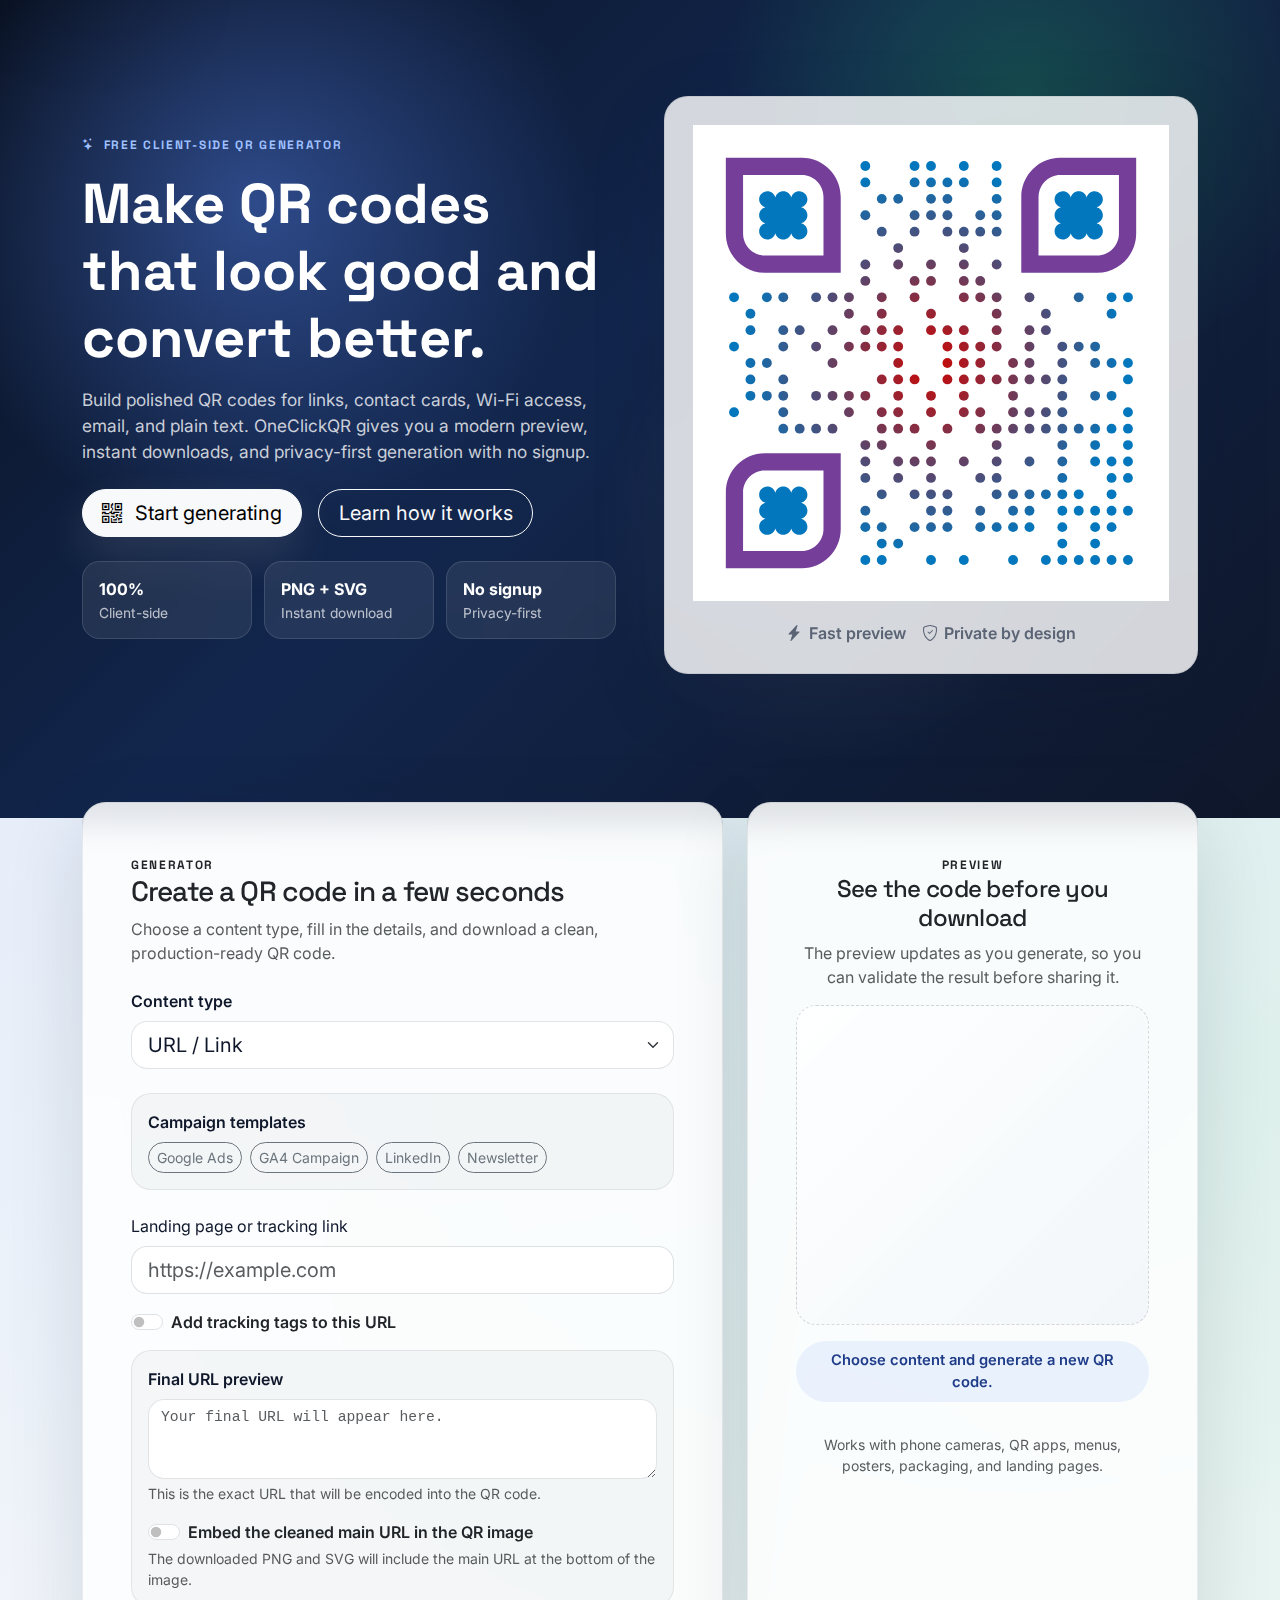
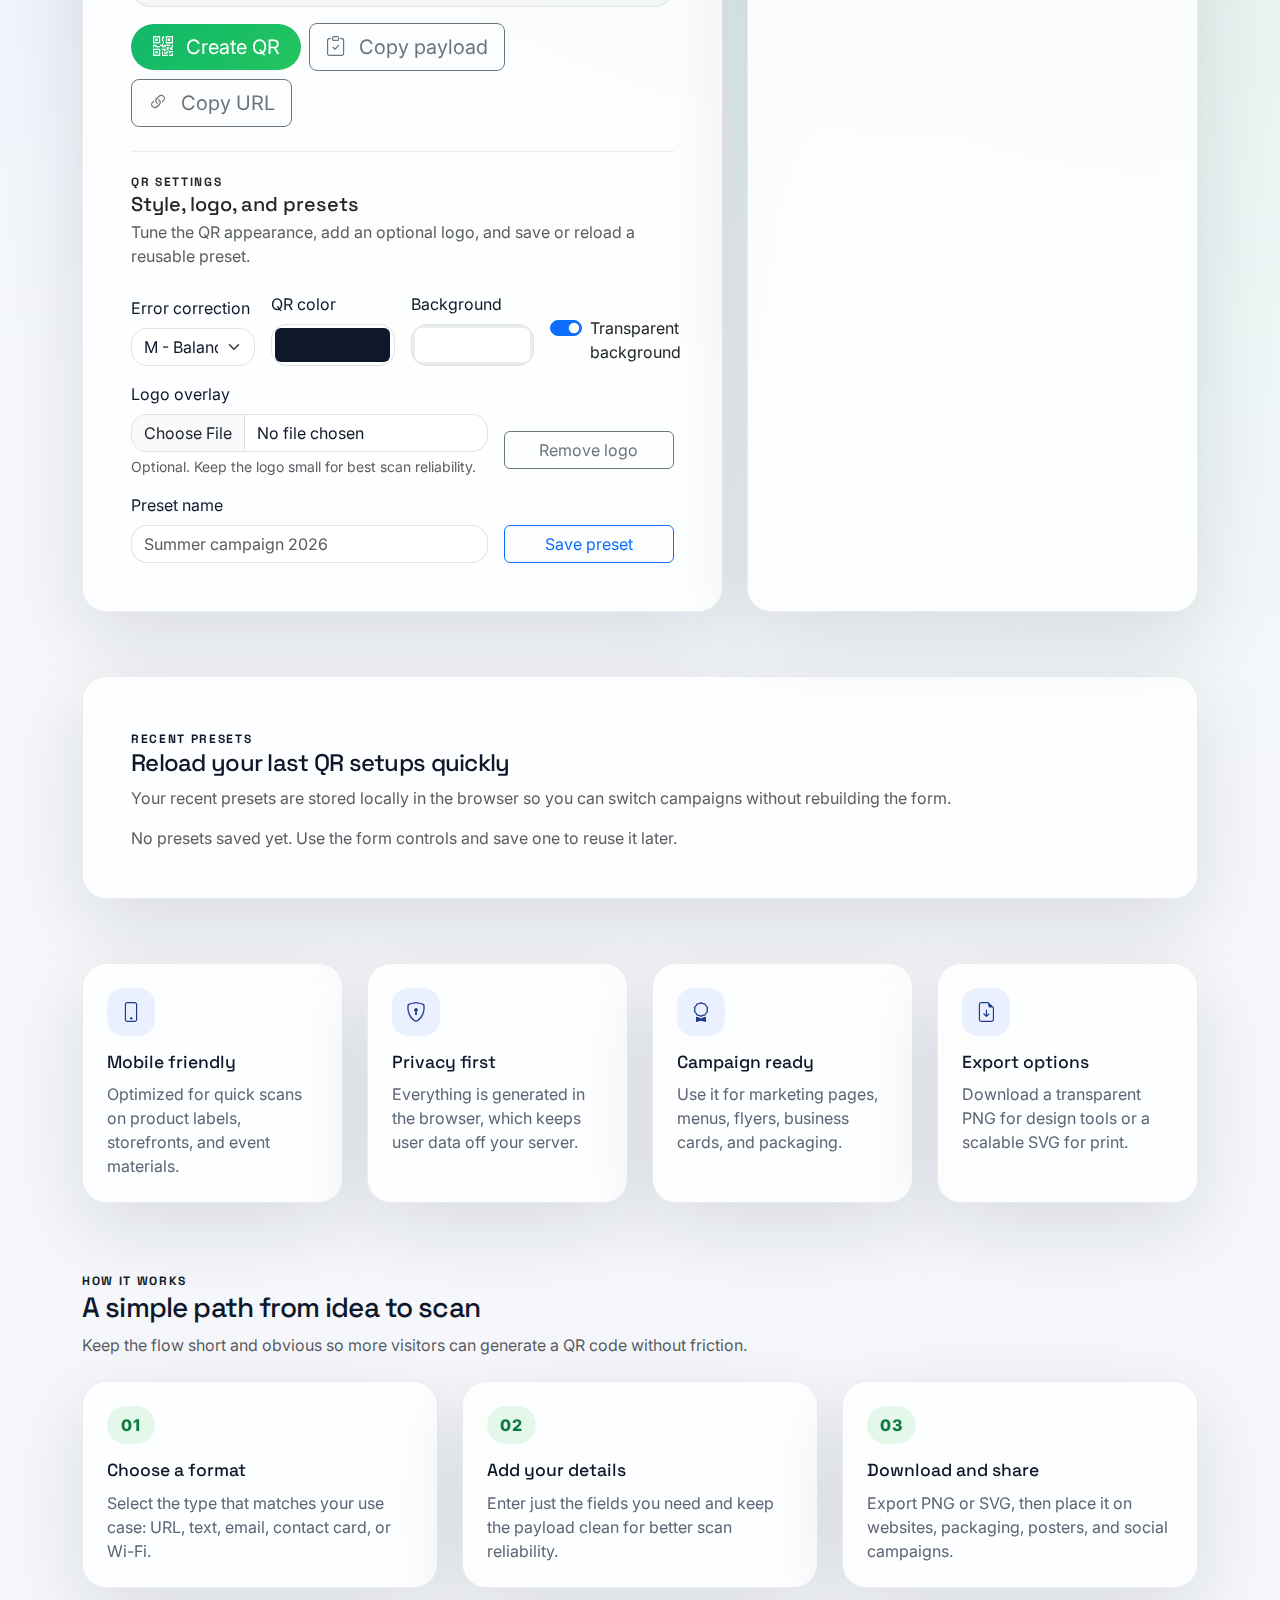
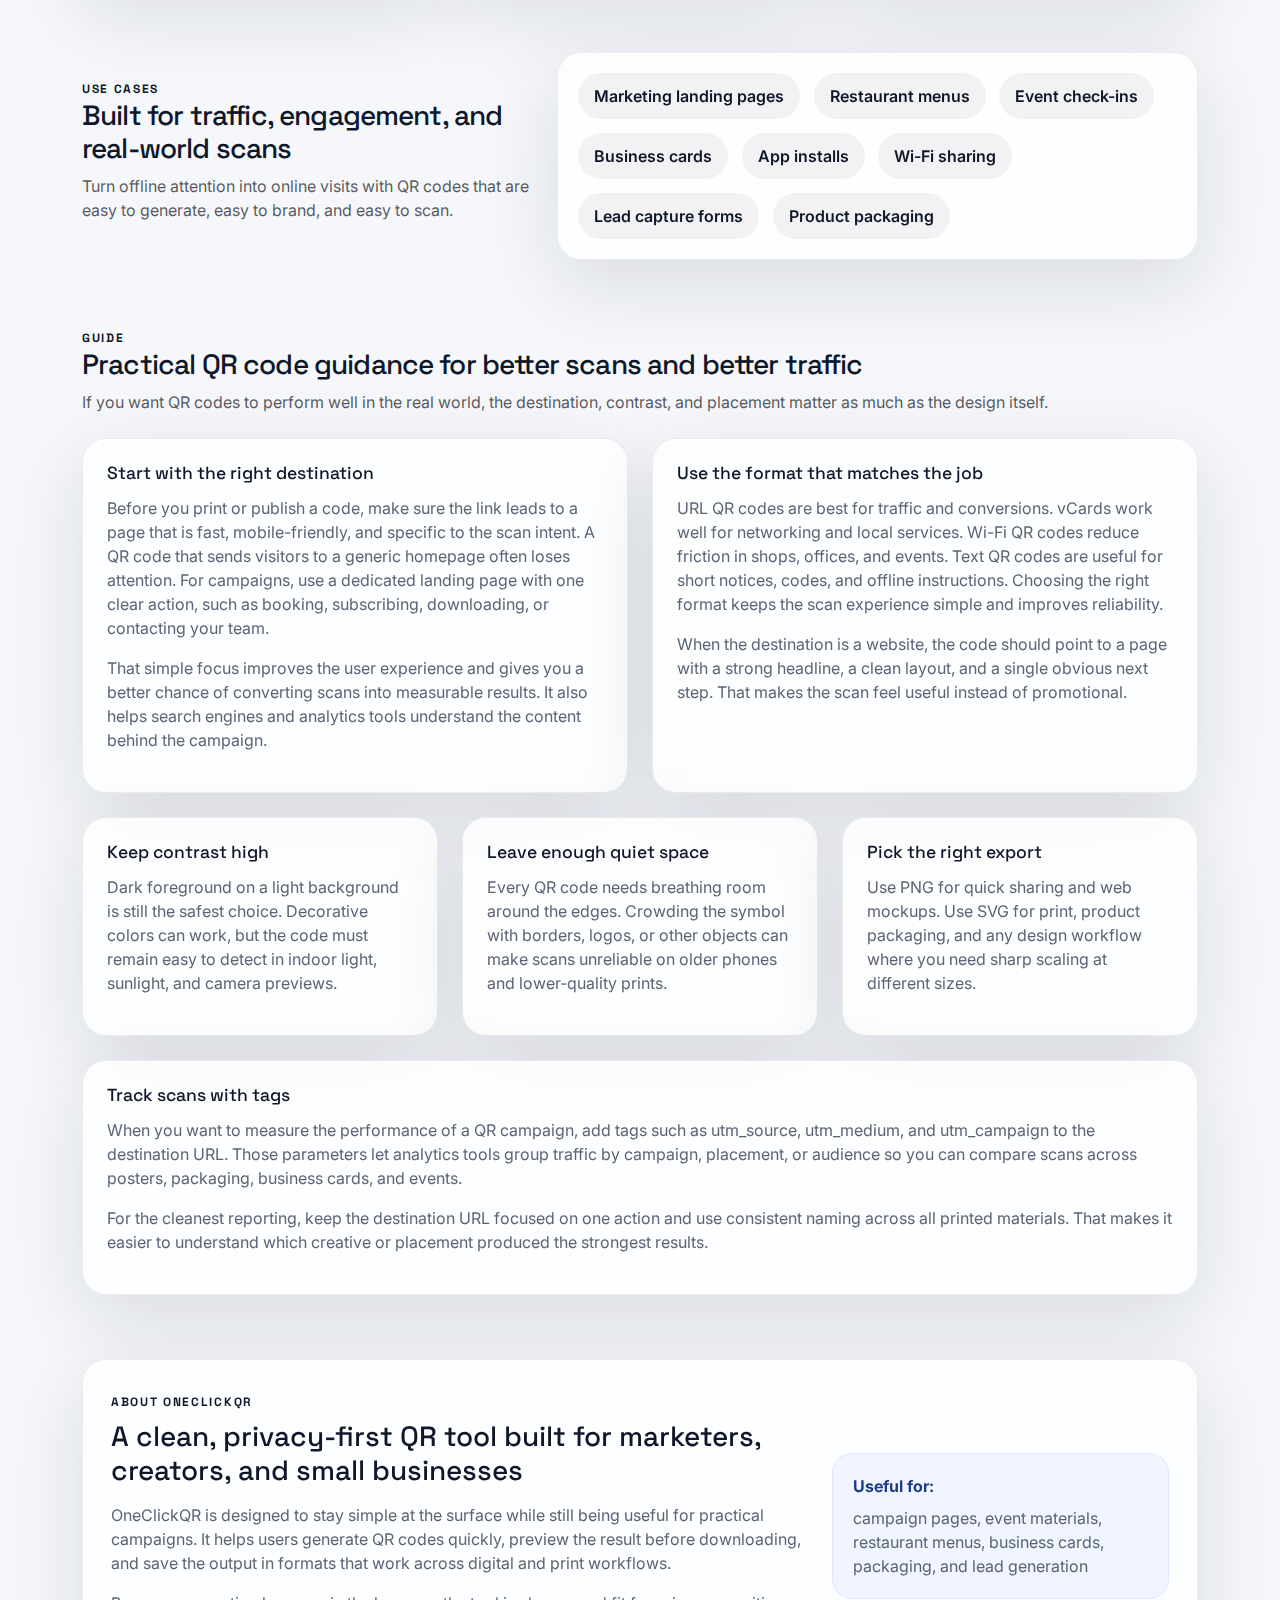
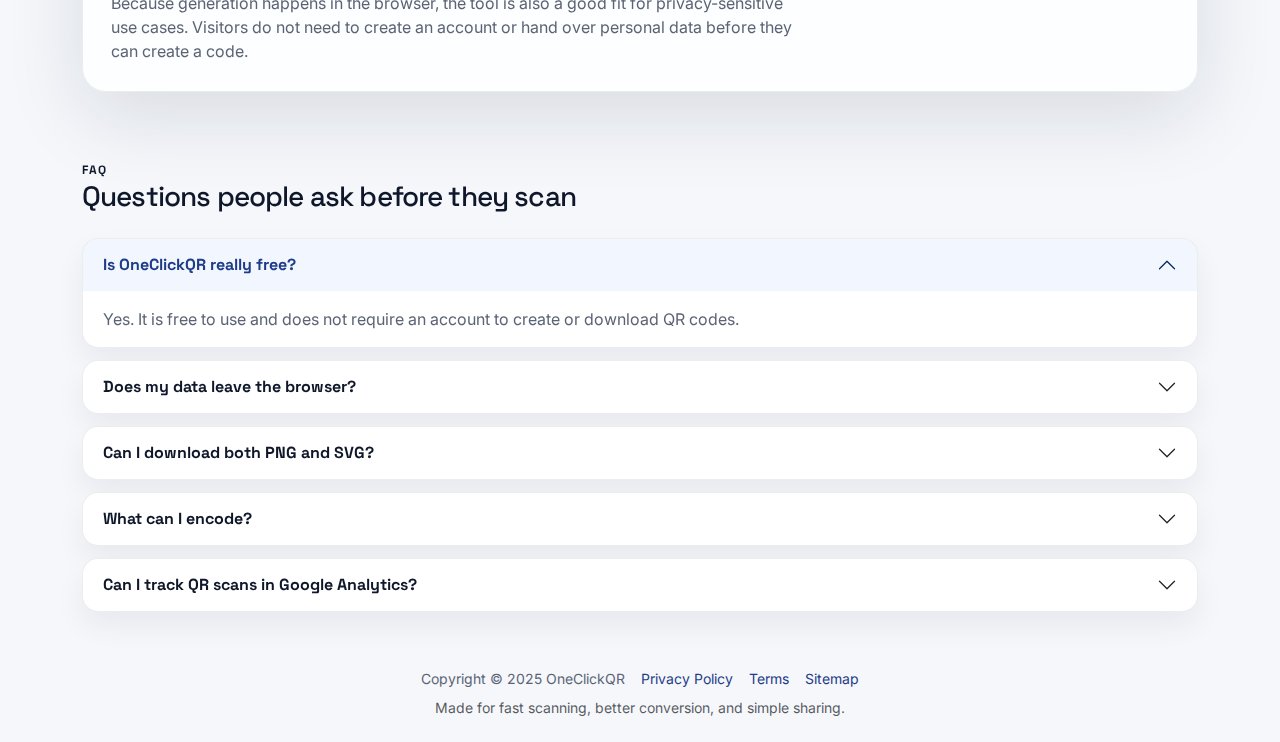
<file: index.html>
<!DOCTYPE html>
<html lang="en">

<head>
  <meta charset="UTF-8" />
  <meta name="viewport" content="width=device-width, initial-scale=1" />
  <title>OneClickQR | Free QR Code Generator for URLs, Wi-Fi, vCards & More</title>
  <meta name="description" content="Create modern QR codes in seconds with OneClickQR. Generate high-resolution PNG and SVG codes for links, text, email, Wi-Fi, and contact cards without signup or tracking." />
  <meta name="keywords" content="QR code generator, free QR code maker, QR code for URL, Wi-Fi QR code, vCard QR code, SVG QR code, PNG QR download" />
  <meta name="robots" content="index,follow,max-image-preview:large" />
  <meta name="theme-color" content="#0f172a" />
  <meta name="application-name" content="OneClickQR" />
  <meta name="apple-mobile-web-app-title" content="OneClickQR" />
  <link rel="canonical" href="https://www.oneclickqr.com/" />

  <meta property="og:title" content="OneClickQR | Free QR Code Generator" />
  <meta property="og:description" content="Generate polished, high-resolution QR codes for links, text, email, Wi-Fi and contact cards in seconds." />
  <meta property="og:url" content="https://www.oneclickqr.com/" />
  <meta property="og:site_name" content="OneClickQR" />
  <meta property="og:type" content="website" />
  <meta property="og:image" content="https://www.oneclickqr.com/assets/og-image.png" />
  <meta property="og:image:width" content="1200" />
  <meta property="og:image:height" content="630" />

  <meta name="twitter:card" content="summary_large_image" />
  <meta name="twitter:creator" content="@AvijitRoyKabyo" />
  <meta name="twitter:title" content="OneClickQR | Free QR Code Generator" />
  <meta name="twitter:description" content="Create modern QR codes with PNG and SVG downloads, instant preview, and no signup required." />
  <meta name="twitter:image" content="https://www.oneclickqr.com/assets/og-image.png" />
  <meta name="twitter:url" content="https://www.oneclickqr.com/" />

  <link rel="preconnect" href="https://fonts.googleapis.com" />
  <link rel="preconnect" href="https://fonts.gstatic.com" crossorigin />
  <link href="https://fonts.googleapis.com/css2?family=Inter:wght@400;500;600;700;800&family=Space+Grotesk:wght@500;700&display=swap" rel="stylesheet" />

  <link rel="stylesheet" href="css/bootstrap.min.css" />
  <link rel="stylesheet" href="css/style.css" />
  <link rel="stylesheet" href="https://cdn.jsdelivr.net/npm/bootstrap-icons@1.11.3/font/bootstrap-icons.min.css" />
  <link rel="icon" href="favicon/favicon.svg" type="image/svg+xml" />
  <link rel="apple-touch-icon" href="favicon/apple-touch-icon.png" />
  <link rel="manifest" href="favicon/site.webmanifest" />

  <script type="application/ld+json">
  {
    "@context": "https://schema.org",
    "@type": "WebApplication",
    "name": "OneClickQR",
    "url": "https://www.oneclickqr.com/",
    "applicationCategory": "BusinessApplication",
    "operatingSystem": "All",
    "description": "A free client-side QR code generator for links, text, email, Wi-Fi, and contact cards.",
    "offers": {
      "@type": "Offer",
      "price": "0",
      "priceCurrency": "USD"
    }
  }
  </script>
  <script type="application/ld+json">
  {
    "@context": "https://schema.org",
    "@type": "FAQPage",
    "mainEntity": [
      {
        "@type": "Question",
        "name": "Is OneClickQR free?",
        "acceptedAnswer": {
          "@type": "Answer",
          "text": "Yes. OneClickQR is free to use and generates static QR codes directly in your browser without signup."
        }
      },
      {
        "@type": "Question",
        "name": "Does the QR data leave my device?",
        "acceptedAnswer": {
          "@type": "Answer",
          "text": "No. QR generation happens client-side, so your content stays in your browser."
        }
      },
      {
        "@type": "Question",
        "name": "Can I download PNG and SVG files?",
        "acceptedAnswer": {
          "@type": "Answer",
          "text": "Yes. You can download a high-resolution PNG or a scalable SVG after generating a code."
        }
      },
      {
        "@type": "Question",
        "name": "What can I encode in a QR code?",
        "acceptedAnswer": {
          "@type": "Answer",
          "text": "You can encode URLs, plain text, email messages, vCards, and Wi-Fi connection details."
        }
      }
    ]
  }
  </script>

  <script src="library/qrcode.min.js"></script>
  <script>
    window.QRCodeCanvas = window.QRCode;
  </script>
  <script src="library/svg-qrcode.min.js"></script>
  <script>
    window.QRCodeSVG = window.QRCode;
    window.QRCode = window.QRCodeCanvas;
  </script>

  <script async src="https://www.googletagmanager.com/gtag/js?id=G-PW41FKZWC4"></script>
  <script>
    window.dataLayer = window.dataLayer || [];
    function gtag(){dataLayer.push(arguments);}
    gtag('js', new Date());
    gtag('config', 'G-PW41FKZWC4');
  </script>
</head>

<body>
  <a class="skip-link" href="#generator">Skip to generator</a>

  <header class="hero">
    <div class="hero-glow"></div>
    <div class="container position-relative py-5 py-lg-6">
      <div class="row align-items-center g-5">
        <div class="col-lg-6">
          <span class="eyebrow mb-3 d-inline-flex align-items-center gap-2">
            <i class="bi bi-stars"></i>
            Free client-side QR generator
          </span>
          <h1 class="display-4 fw-bold text-white mb-3">Make QR codes that look good and convert better.</h1>
          <p class="hero-copy text-white-75 mb-4">
            Build polished QR codes for links, contact cards, Wi-Fi access, email, and plain text. OneClickQR gives you a modern preview, instant downloads, and privacy-first generation with no signup.
          </p>
          <div class="d-flex flex-wrap gap-3 mb-4">
            <a href="#generator" class="btn btn-light btn-lg hero-btn-primary">
              <i class="bi bi-qr-code me-2"></i> Start generating
            </a>
            <a href="#how-it-works" class="btn btn-outline-light btn-lg hero-btn-secondary">
              Learn how it works
            </a>
          </div>
          <div class="hero-stats">
            <div class="stat-pill"><strong>100%</strong><span>Client-side</span></div>
            <div class="stat-pill"><strong>PNG + SVG</strong><span>Instant download</span></div>
            <div class="stat-pill"><strong>No signup</strong><span>Privacy-first</span></div>
          </div>
        </div>
        <div class="col-lg-6 d-none d-lg-block">
          <div class="hero-art card-surface">
            <img src="assets/hero-qr.svg" alt="Stylized QR code illustration" class="img-fluid" />
            <div class="hero-art-meta">
              <span><i class="bi bi-lightning-charge-fill"></i> Fast preview</span>
              <span><i class="bi bi-shield-check"></i> Private by design</span>
            </div>
          </div>
        </div>
      </div>
    </div>
  </header>

  <main class="page-shell">
    <section class="container overlap-section" id="generator">
      <div class="row g-4 align-items-stretch">
        <section class="col-lg-7">
          <div class="card generator-card card-surface h-100">
            <div class="card-body p-4 p-lg-5">
              <div class="section-heading mb-4">
                <span class="section-kicker">Generator</span>
                <h2 class="h3 mb-2">Create a QR code in a few seconds</h2>
                <p class="text-muted mb-0">Choose a content type, fill in the details, and download a clean, production-ready QR code.</p>
              </div>
              <form id="qrForm" novalidate>
                <div class="mb-4">
                  <label class="form-label fw-semibold" for="type">Content type</label>
                  <select id="type" class="form-select form-select-lg">
                    <option value="URL">URL / Link</option>
                    <option value="TEXT">Plain Text</option>
                    <option value="EMAIL">Email</option>
                    <option value="VCARD">vCard / Contact</option>
                    <option value="WIFI">Wi-Fi</option>
                  </select>
                </div>

                <div id="fields">
                  <div class="mb-3 field-group" data-type="URL">
                    <div class="campaign-templates mb-4">
                      <div class="form-label fw-semibold mb-2">Campaign templates</div>
                      <div class="d-flex flex-wrap gap-2">
                        <button type="button" class="btn btn-outline-secondary btn-sm template-btn" data-template="google-ads">Google Ads</button>
                        <button type="button" class="btn btn-outline-secondary btn-sm template-btn" data-template="ga4">GA4 Campaign</button>
                        <button type="button" class="btn btn-outline-secondary btn-sm template-btn" data-template="linkedin">LinkedIn</button>
                        <button type="button" class="btn btn-outline-secondary btn-sm template-btn" data-template="newsletter">Newsletter</button>
                      </div>
                    </div>
                    <label for="url" class="form-label">Landing page or tracking link</label>
                    <input id="url" name="url" type="url" class="form-control form-control-lg" placeholder="https://example.com" autocomplete="url">
                    <div class="form-check form-switch mt-3">
                      <input id="trackEnable" name="trackEnable" class="form-check-input" type="checkbox">
                      <label class="form-check-label fw-semibold" for="trackEnable">Add tracking tags to this URL</label>
                    </div>
                    <div id="trackingPanel" class="tracking-panel d-none mt-3">
                      <div class="tracking-note mb-3">
                        Use UTM-style tags for Google Analytics, Matomo, Plausible, and similar tools. Existing query parameters are preserved.
                      </div>
                      <div class="row g-3">
                        <div class="col-md-6">
                          <label for="utmSource" class="form-label">utm_source</label>
                          <input id="utmSource" name="utmSource" type="text" class="form-control" placeholder="google">
                        </div>
                        <div class="col-md-6">
                          <label for="utmMedium" class="form-label">utm_medium</label>
                          <input id="utmMedium" name="utmMedium" type="text" class="form-control" placeholder="qr">
                        </div>
                        <div class="col-md-6">
                          <label for="utmCampaign" class="form-label">utm_campaign</label>
                          <input id="utmCampaign" name="utmCampaign" type="text" class="form-control" placeholder="summer-sale-2026">
                        </div>
                        <div class="col-md-6">
                          <label for="utmContent" class="form-label">utm_content</label>
                          <input id="utmContent" name="utmContent" type="text" class="form-control" placeholder="poster-a">
                        </div>
                        <div class="col-12">
                          <label for="utmTerm" class="form-label">utm_term</label>
                          <input id="utmTerm" name="utmTerm" type="text" class="form-control" placeholder="event-booth">
                        </div>
                        <div class="col-12">
                          <label for="customParams" class="form-label">Custom query parameters</label>
                          <textarea id="customParams" name="customParams" class="form-control" rows="3" placeholder="ref=homepage\nchannel=qr"></textarea>
                          <div class="form-text">One key=value pair per line. Lines starting with # are ignored.</div>
                        </div>
                      </div>
                    </div>
                    <div class="final-url-preview mt-3">
                      <label for="finalUrlPreview" class="form-label fw-semibold">Final URL preview</label>
                      <textarea id="finalUrlPreview" class="form-control final-url-box" rows="3" readonly placeholder="Your final URL will appear here."></textarea>
                      <div class="form-text">This is the exact URL that will be encoded into the QR code.</div>
                      <div class="form-check form-switch mt-3">
                        <input id="embedMainUrl" name="embedMainUrl" class="form-check-input" type="checkbox">
                        <label class="form-check-label fw-semibold" for="embedMainUrl">Embed the cleaned main URL in the QR image</label>
                      </div>
                      <div class="form-text">The downloaded PNG and SVG will include the main URL at the bottom of the image.</div>
                    </div>
                  </div>

                  <div class="mb-3 field-group d-none" data-type="TEXT">
                    <label for="text" class="form-label">Plain text</label>
                    <textarea id="text" name="text" class="form-control" rows="3" placeholder="Your message, promo code, or note"></textarea>
                  </div>

                  <div class="field-group d-none" data-type="EMAIL">
                    <div class="row g-3">
                      <div class="col-md-6">
                        <label for="to" class="form-label">To</label>
                        <input id="to" name="to" type="email" class="form-control" placeholder="user@example.com" autocomplete="email">
                      </div>
                      <div class="col-md-6">
                        <label for="subject" class="form-label">Subject</label>
                        <input id="subject" name="subject" type="text" class="form-control" placeholder="Subject line">
                      </div>
                      <div class="col-12">
                        <label for="body" class="form-label">Message</label>
                        <textarea id="body" name="body" class="form-control" rows="3" placeholder="Email body"></textarea>
                      </div>
                    </div>
                  </div>

                  <div class="field-group d-none" data-type="VCARD">
                    <div class="row g-3">
                      <div class="col-md-4">
                        <label for="prefix" class="form-label">Prefix</label>
                        <input id="prefix" name="prefix" type="text" class="form-control" placeholder="Dr.">
                      </div>
                      <div class="col-md-4">
                        <label for="fn" class="form-label">First name</label>
                        <input id="fn" name="fn" type="text" class="form-control" placeholder="John">
                      </div>
                      <div class="col-md-4">
                        <label for="additionalNames" class="form-label">Additional</label>
                        <input id="additionalNames" name="additionalNames" type="text" class="form-control" placeholder="Q.">
                      </div>
                      <div class="col-md-4">
                        <label for="ln" class="form-label">Last name</label>
                        <input id="ln" name="ln" type="text" class="form-control" placeholder="Doe">
                      </div>
                      <div class="col-md-4">
                        <label for="suffix" class="form-label">Suffix</label>
                        <input id="suffix" name="suffix" type="text" class="form-control" placeholder="Jr.">
                      </div>
                      <div class="col-md-8">
                        <label for="formattedName" class="form-label">Formatted name</label>
                        <input id="formattedName" name="formattedName" type="text" class="form-control" placeholder="Dr. John Q. Doe Jr.">
                      </div>
                      <div class="col-md-6">
                        <label for="org" class="form-label">Organization</label>
                        <input id="org" name="org" type="text" class="form-control" placeholder="Acme Corp">
                      </div>
                      <div class="col-md-6">
                        <label for="title" class="form-label">Title</label>
                        <input id="title" name="title" type="text" class="form-control" placeholder="CEO">
                      </div>
                      <div class="col-md-4">
                        <label for="telWork" class="form-label">Work tel</label>
                        <input id="telWork" name="telWork" type="tel" class="form-control" placeholder="+1 555 123 4567">
                      </div>
                      <div class="col-md-4">
                        <label for="telCell" class="form-label">Cell</label>
                        <input id="telCell" name="telCell" type="tel" class="form-control" placeholder="+1 555 987 6543">
                      </div>
                      <div class="col-md-4">
                        <label for="telFax" class="form-label">Fax</label>
                        <input id="telFax" name="telFax" type="tel" class="form-control" placeholder="+1 555 555 1111">
                      </div>
                      <div class="col-md-6">
                        <label for="emailWork" class="form-label">Work email</label>
                        <input id="emailWork" name="emailWork" type="email" class="form-control" placeholder="john.doe@company.com">
                      </div>
                      <div class="col-md-6">
                        <label for="emailHome" class="form-label">Home email</label>
                        <input id="emailHome" name="emailHome" type="email" class="form-control" placeholder="john@example.com">
                      </div>
                      <div class="col-12">
                        <label for="vcardUrl" class="form-label">Website</label>
                        <input id="vcardUrl" name="vcardUrl" type="url" class="form-control" placeholder="https://your.website">
                      </div>
                      <div class="col-12"><label class="form-label">Address</label></div>
                      <div class="col-md-6">
                        <input id="adrStreet" name="adrStreet" type="text" class="form-control" placeholder="123 Main St">
                      </div>
                      <div class="col-md-6">
                        <input id="adrCity" name="adrCity" type="text" class="form-control" placeholder="Metropolis">
                      </div>
                      <div class="col-md-4">
                        <input id="adrRegion" name="adrRegion" type="text" class="form-control" placeholder="NY">
                      </div>
                      <div class="col-md-4">
                        <input id="adrPostal" name="adrPostal" type="text" class="form-control" placeholder="10001">
                      </div>
                      <div class="col-md-4">
                        <input id="adrCountry" name="adrCountry" type="text" class="form-control" placeholder="USA">
                      </div>
                      <div class="col-md-6">
                        <label for="bday" class="form-label">Birthday</label>
                        <input id="bday" name="bday" type="date" class="form-control">
                      </div>
                      <div class="col-md-6">
                        <label for="note" class="form-label">Note</label>
                        <textarea id="note" name="note" class="form-control" rows="2" placeholder="Available by appointment"></textarea>
                      </div>
                    </div>
                  </div>

                  <div class="mb-3 field-group d-none" data-type="WIFI">
                    <div class="row g-3">
                      <div class="col-md-7">
                        <label for="ssid" class="form-label">Network name</label>
                        <input id="ssid" name="ssid" type="text" class="form-control" placeholder="Network Name">
                      </div>
                      <div class="col-md-5">
                        <label for="enc" class="form-label">Encryption</label>
                        <select id="enc" name="enc" class="form-select">
                          <option value="WPA">WPA / WPA2</option>
                          <option value="WEP">WEP</option>
                          <option value="nopass">None</option>
                        </select>
                      </div>
                      <div class="col-12">
                        <label for="wifipw" class="form-label">Password</label>
                        <input id="wifipw" name="wifipw" type="text" class="form-control" placeholder="Password">
                      </div>
                      <div class="col-12">
                        <div class="form-check form-switch">
                          <input id="hidden" name="hidden" class="form-check-input" type="checkbox">
                          <label class="form-check-label" for="hidden">Hidden SSID</label>
                        </div>
                      </div>
                    </div>
                  </div>
                </div>

                <div class="d-flex flex-wrap gap-2 align-items-center mt-3">
                  <button class="btn btn-generate btn-lg flex-grow-1 flex-lg-grow-0">
                    <i class="bi bi-qr-code me-2"></i> Create QR
                  </button>
                  <button type="button" id="btnCopyPayload" class="btn btn-outline-secondary btn-lg">
                    <i class="bi bi-clipboard-check me-2"></i> Copy payload
                  </button>
                  <button type="button" id="btnCopyUrl" class="btn btn-outline-secondary btn-lg">
                    <i class="bi bi-link-45deg me-2"></i> Copy URL
                  </button>
                </div>

                <div class="generator-tools mt-4">
                  <div class="section-heading mb-3">
                    <span class="section-kicker">QR settings</span>
                    <h3 class="h5 mb-1">Style, logo, and presets</h3>
                    <p class="text-muted mb-0">Tune the QR appearance, add an optional logo, and save or reload a reusable preset.</p>
                  </div>
                  <div class="row g-3 align-items-end">
                    <div class="col-md-3">
                      <label class="form-label" for="errorCorrection">Error correction</label>
                      <select id="errorCorrection" class="form-select">
                        <option value="L">L - Smallest</option>
                        <option value="M" selected>M - Balanced</option>
                        <option value="Q">Q - Safer</option>
                        <option value="H">H - Highest</option>
                      </select>
                    </div>
                    <div class="col-md-3">
                      <label class="form-label" for="darkColor">QR color</label>
                      <input id="darkColor" type="color" class="form-control form-control-color w-100" value="#0f172a" title="Choose QR foreground color">
                    </div>
                    <div class="col-md-3">
                      <label class="form-label" for="bgColor">Background</label>
                      <input id="bgColor" type="color" class="form-control form-control-color w-100" value="#ffffff" title="Choose QR background color">
                    </div>
                    <div class="col-md-3">
                      <div class="form-check form-switch mt-4 pt-2">
                        <input id="transparentBg" class="form-check-input" type="checkbox" checked>
                        <label class="form-check-label" for="transparentBg">Transparent background</label>
                      </div>
                    </div>
                    <div class="col-md-8">
                      <label class="form-label" for="logoUpload">Logo overlay</label>
                      <input id="logoUpload" type="file" class="form-control" accept="image/*">
                      <div class="form-text">Optional. Keep the logo small for best scan reliability.</div>
                    </div>
                    <div class="col-md-4">
                      <button type="button" id="clearLogoBtn" class="btn btn-outline-secondary w-100">Remove logo</button>
                      <div id="logoName" class="small text-muted mt-2"></div>
                    </div>
                    <div class="col-md-8">
                      <label class="form-label" for="presetName">Preset name</label>
                      <input id="presetName" type="text" class="form-control" placeholder="Summer campaign 2026">
                    </div>
                    <div class="col-md-4">
                      <button type="button" id="savePresetBtn" class="btn btn-outline-primary w-100">Save preset</button>
                    </div>
                  </div>
                </div>
              </form>
            </div>
          </div>
        </section>

        <aside class="col-lg-5">
          <div class="card preview-card card-surface text-center p-4 p-lg-5 h-100 sticky-lg-top">
            <div class="section-heading mb-3">
              <span class="section-kicker">Preview</span>
              <h2 class="h4 mb-2">See the code before you download</h2>
              <p class="text-muted mb-0">The preview updates as you generate, so you can validate the result before sharing it.</p>
            </div>
            <div class="qr-preview mb-3">
              <div id="qrContainer"></div>
            </div>
            <div class="status-chip mb-3" id="qrStatus">Add details to preview your QR code.</div>
            <div class="d-flex flex-wrap justify-content-center gap-3 mt-3 d-none" id="downloadBtns">
              <a id="btnPng" class="btn btn-outline-primary btn-sm" download="qr-code.png">
                <i class="bi bi-file-image me-1"></i> PNG
              </a>
              <a id="btnSvg" class="btn btn-outline-primary btn-sm" download="qr-code.svg">
                <i class="bi bi-filetype-svg me-1"></i> SVG
              </a>
            </div>
            <p class="small text-muted mt-3 mb-0">Works with phone cameras, QR apps, menus, posters, packaging, and landing pages.</p>
          </div>
        </aside>
      </div>
    </section>

    <section class="container section-pad">
      <div class="card-surface p-4 p-lg-5">
        <div class="section-heading mb-3">
          <span class="section-kicker">Recent presets</span>
          <h2 class="h4 mb-2">Reload your last QR setups quickly</h2>
          <p class="text-muted mb-0">Your recent presets are stored locally in the browser so you can switch campaigns without rebuilding the form.</p>
        </div>
        <div id="recentPresets" class="preset-strip"></div>
      </div>
    </section>

    <section class="container feature-grid section-pad">
      <div class="row g-4">
        <div class="col-md-6 col-lg-3">
          <article class="feature-card card-surface h-100">
            <i class="bi bi-phone feature-icon"></i>
            <h3>Mobile friendly</h3>
            <p>Optimized for quick scans on product labels, storefronts, and event materials.</p>
          </article>
        </div>
        <div class="col-md-6 col-lg-3">
          <article class="feature-card card-surface h-100">
            <i class="bi bi-shield-lock feature-icon"></i>
            <h3>Privacy first</h3>
            <p>Everything is generated in the browser, which keeps user data off your server.</p>
          </article>
        </div>
        <div class="col-md-6 col-lg-3">
          <article class="feature-card card-surface h-100">
            <i class="bi bi-award feature-icon"></i>
            <h3>Campaign ready</h3>
            <p>Use it for marketing pages, menus, flyers, business cards, and packaging.</p>
          </article>
        </div>
        <div class="col-md-6 col-lg-3">
          <article class="feature-card card-surface h-100">
            <i class="bi bi-file-earmark-arrow-down feature-icon"></i>
            <h3>Export options</h3>
            <p>Download a transparent PNG for design tools or a scalable SVG for print.</p>
          </article>
        </div>
      </div>
    </section>

    <section class="container section-pad" id="how-it-works">
      <div class="section-heading mb-4">
        <span class="section-kicker">How it works</span>
        <h2 class="h3 mb-2">A simple path from idea to scan</h2>
        <p class="text-muted mb-0">Keep the flow short and obvious so more visitors can generate a QR code without friction.</p>
      </div>
      <div class="row g-4">
        <div class="col-md-4">
          <article class="step-card card-surface h-100">
            <div class="step-number">01</div>
            <h3>Choose a format</h3>
            <p>Select the type that matches your use case: URL, text, email, contact card, or Wi-Fi.</p>
          </article>
        </div>
        <div class="col-md-4">
          <article class="step-card card-surface h-100">
            <div class="step-number">02</div>
            <h3>Add your details</h3>
            <p>Enter just the fields you need and keep the payload clean for better scan reliability.</p>
          </article>
        </div>
        <div class="col-md-4">
          <article class="step-card card-surface h-100">
            <div class="step-number">03</div>
            <h3>Download and share</h3>
            <p>Export PNG or SVG, then place it on websites, packaging, posters, and social campaigns.</p>
          </article>
        </div>
      </div>
    </section>

    <section class="container section-pad">
      <div class="row g-4 align-items-center">
        <div class="col-lg-5">
          <div class="section-heading mb-3">
            <span class="section-kicker">Use cases</span>
            <h2 class="h3 mb-2">Built for traffic, engagement, and real-world scans</h2>
            <p class="text-muted mb-0">Turn offline attention into online visits with QR codes that are easy to generate, easy to brand, and easy to scan.</p>
          </div>
        </div>
        <div class="col-lg-7">
          <div class="use-case-list card-surface">
            <span>Marketing landing pages</span>
            <span>Restaurant menus</span>
            <span>Event check-ins</span>
            <span>Business cards</span>
            <span>App installs</span>
            <span>Wi-Fi sharing</span>
            <span>Lead capture forms</span>
            <span>Product packaging</span>
          </div>
        </div>
      </div>
    </section>

    <section class="container section-pad">
      <div class="section-heading mb-4">
        <span class="section-kicker">Guide</span>
        <h2 class="h3 mb-2">Practical QR code guidance for better scans and better traffic</h2>
        <p class="text-muted mb-0">If you want QR codes to perform well in the real world, the destination, contrast, and placement matter as much as the design itself.</p>
      </div>
      <div class="row g-4">
        <div class="col-lg-6">
          <article class="content-card card-surface h-100">
            <h3>Start with the right destination</h3>
            <p>Before you print or publish a code, make sure the link leads to a page that is fast, mobile-friendly, and specific to the scan intent. A QR code that sends visitors to a generic homepage often loses attention. For campaigns, use a dedicated landing page with one clear action, such as booking, subscribing, downloading, or contacting your team.</p>
            <p>That simple focus improves the user experience and gives you a better chance of converting scans into measurable results. It also helps search engines and analytics tools understand the content behind the campaign.</p>
          </article>
        </div>
        <div class="col-lg-6">
          <article class="content-card card-surface h-100">
            <h3>Use the format that matches the job</h3>
            <p>URL QR codes are best for traffic and conversions. vCards work well for networking and local services. Wi-Fi QR codes reduce friction in shops, offices, and events. Text QR codes are useful for short notices, codes, and offline instructions. Choosing the right format keeps the scan experience simple and improves reliability.</p>
            <p>When the destination is a website, the code should point to a page with a strong headline, a clean layout, and a single obvious next step. That makes the scan feel useful instead of promotional.</p>
          </article>
        </div>
        <div class="col-md-4">
          <article class="tip-card card-surface h-100">
            <h3>Keep contrast high</h3>
            <p>Dark foreground on a light background is still the safest choice. Decorative colors can work, but the code must remain easy to detect in indoor light, sunlight, and camera previews.</p>
          </article>
        </div>
        <div class="col-md-4">
          <article class="tip-card card-surface h-100">
            <h3>Leave enough quiet space</h3>
            <p>Every QR code needs breathing room around the edges. Crowding the symbol with borders, logos, or other objects can make scans unreliable on older phones and lower-quality prints.</p>
          </article>
        </div>
        <div class="col-md-4">
          <article class="tip-card card-surface h-100">
            <h3>Pick the right export</h3>
            <p>Use PNG for quick sharing and web mockups. Use SVG for print, product packaging, and any design workflow where you need sharp scaling at different sizes.</p>
          </article>
        </div>
        <div class="col-12">
          <article class="content-card card-surface h-100">
            <h3>Track scans with tags</h3>
            <p>When you want to measure the performance of a QR campaign, add tags such as utm_source, utm_medium, and utm_campaign to the destination URL. Those parameters let analytics tools group traffic by campaign, placement, or audience so you can compare scans across posters, packaging, business cards, and events.</p>
            <p>For the cleanest reporting, keep the destination URL focused on one action and use consistent naming across all printed materials. That makes it easier to understand which creative or placement produced the strongest results.</p>
          </article>
        </div>
      </div>
    </section>

    <section class="container section-pad">
      <div class="content-banner card-surface">
        <div class="row g-4 align-items-center">
          <div class="col-lg-8">
            <span class="section-kicker">About OneClickQR</span>
            <h2 class="h3 mt-2 mb-3">A clean, privacy-first QR tool built for marketers, creators, and small businesses</h2>
            <p class="mb-3">OneClickQR is designed to stay simple at the surface while still being useful for practical campaigns. It helps users generate QR codes quickly, preview the result before downloading, and save the output in formats that work across digital and print workflows.</p>
            <p class="mb-0">Because generation happens in the browser, the tool is also a good fit for privacy-sensitive use cases. Visitors do not need to create an account or hand over personal data before they can create a code.</p>
          </div>
          <div class="col-lg-4">
            <div class="content-banner-note">
              <strong>Useful for:</strong>
              <span>campaign pages, event materials, restaurant menus, business cards, packaging, and lead generation</span>
            </div>
          </div>
        </div>
      </div>
    </section>

    <section class="container section-pad faq-section">
      <div class="section-heading mb-4">
        <span class="section-kicker">FAQ</span>
        <h2 class="h3 mb-2">Questions people ask before they scan</h2>
      </div>
      <div class="accordion modern-accordion" id="faq">
        <div class="accordion-item">
          <h3 class="accordion-header">
            <button class="accordion-button" data-bs-toggle="collapse" data-bs-target="#faq1">Is OneClickQR really free?</button>
          </h3>
          <div id="faq1" class="accordion-collapse collapse show" data-bs-parent="#faq">
            <div class="accordion-body">Yes. It is free to use and does not require an account to create or download QR codes.</div>
          </div>
        </div>
        <div class="accordion-item">
          <h3 class="accordion-header">
            <button class="accordion-button collapsed" data-bs-toggle="collapse" data-bs-target="#faq2">Does my data leave the browser?</button>
          </h3>
          <div id="faq2" class="accordion-collapse collapse" data-bs-parent="#faq">
            <div class="accordion-body">No. The QR payload is processed client-side, so your input stays on your device.</div>
          </div>
        </div>
        <div class="accordion-item">
          <h3 class="accordion-header">
            <button class="accordion-button collapsed" data-bs-toggle="collapse" data-bs-target="#faq3">Can I download both PNG and SVG?</button>
          </h3>
          <div id="faq3" class="accordion-collapse collapse" data-bs-parent="#faq">
            <div class="accordion-body">Yes. PNG is ideal for quick sharing, while SVG is better for print and scalable design work.</div>
          </div>
        </div>
        <div class="accordion-item">
          <h3 class="accordion-header">
            <button class="accordion-button collapsed" data-bs-toggle="collapse" data-bs-target="#faq4">What can I encode?</button>
          </h3>
          <div id="faq4" class="accordion-collapse collapse" data-bs-parent="#faq">
            <div class="accordion-body">You can generate QR codes for URLs, text, email, Wi-Fi credentials, and vCards for contacts.</div>
          </div>
        </div>
        <div class="accordion-item">
          <h3 class="accordion-header">
            <button class="accordion-button collapsed" data-bs-toggle="collapse" data-bs-target="#faq5">Can I track QR scans in Google Analytics?</button>
          </h3>
          <div id="faq5" class="accordion-collapse collapse" data-bs-parent="#faq">
            <div class="accordion-body">Yes. Add UTM tags or other query parameters to the destination URL before generating the code. Your analytics platform will then record those visits like any other tagged campaign traffic.</div>
          </div>
        </div>
      </div>
    </section>
  </main>

  <footer class="footer text-center py-4">
    <div class="container small">
      <div class="footer-inner">
        <span>Copyright © 2025 OneClickQR</span>
        <span><a href="privacy.html">Privacy Policy</a></span>
        <span><a href="terms.html">Terms</a></span>
        <span><a href="sitemap.xml">Sitemap</a></span>
      </div>
      <div class="mt-2 text-muted">Made for fast scanning, better conversion, and simple sharing.</div>
    </div>
  </footer>

  <script src="js/bootstrap.bundle.min.js"></script>
  <script src="js/app.js"></script>
</body>

</html>
</file>
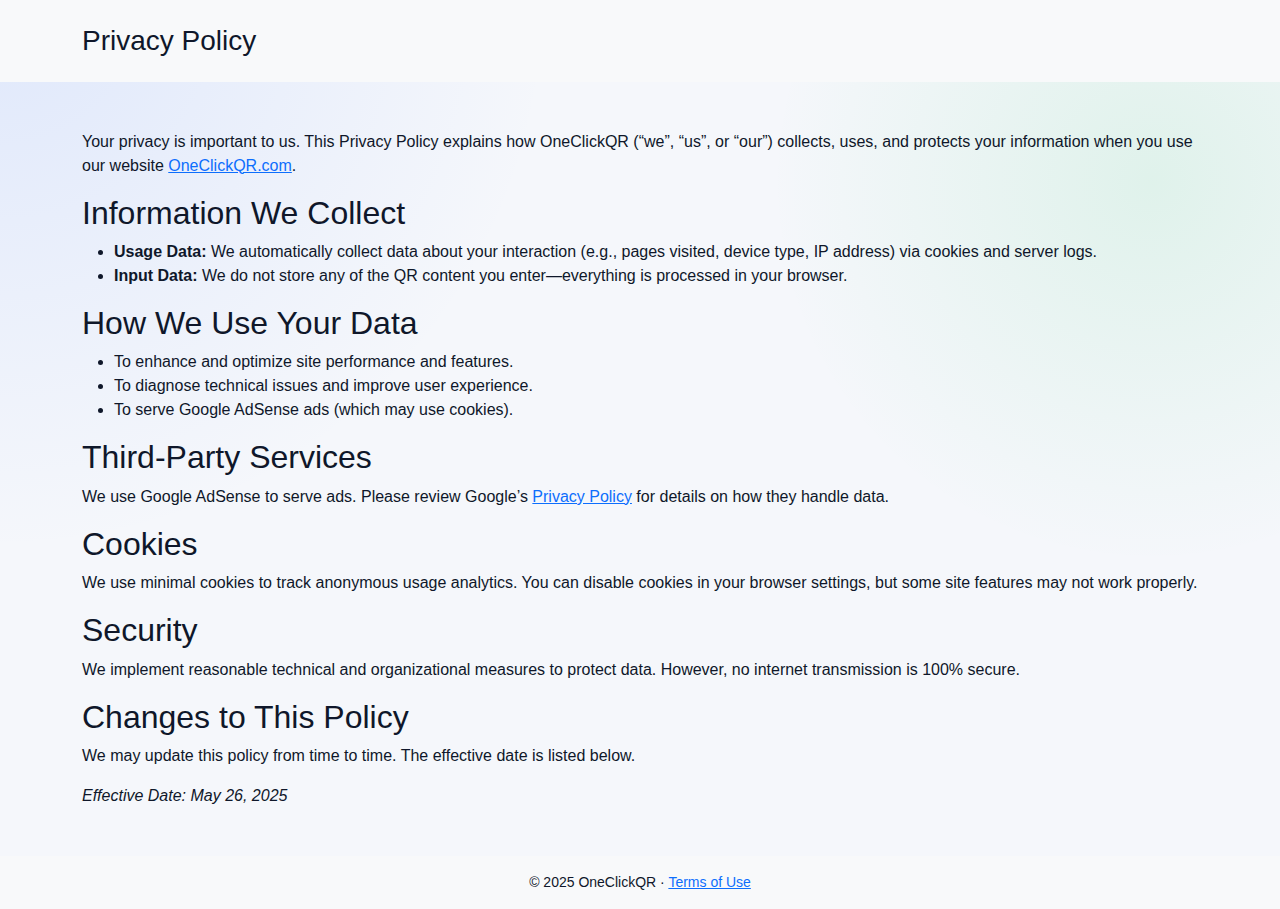
<file: privacy.html>
<!DOCTYPE html>
<html lang="en">
<head>
  <meta charset="UTF-8" />
  <title>Privacy Policy – OneClickQR</title>
  <meta name="viewport" content="width=device-width, initial-scale=1" />
  <link rel="stylesheet" href="css/bootstrap.min.css" />
  <link rel="stylesheet" href="css/style.css" />
</head>
<body>
  <header class="py-4 bg-light">
    <div class="container">
      <h1 class="h3 mb-0">Privacy Policy</h1>
    </div>
  </header>
  <main class="container my-5">
    <p>Your privacy is important to us. This Privacy Policy explains how OneClickQR (“we”, “us”, or “our”) collects, uses, and protects your information when you use our website <a href="https://OneClickQR.com">OneClickQR.com</a>.</p>

    <h2>Information We Collect</h2>
    <ul>
      <li><strong>Usage Data:</strong> We automatically collect data about your interaction (e.g., pages visited, device type, IP address) via cookies and server logs.</li>
      <li><strong>Input Data:</strong> We do not store any of the QR content you enter—everything is processed in your browser.</li>
    </ul>

    <h2>How We Use Your Data</h2>
    <ul>
      <li>To enhance and optimize site performance and features.</li>
      <li>To diagnose technical issues and improve user experience.</li>
      <li>To serve Google AdSense ads (which may use cookies).</li>
    </ul>

    <h2>Third-Party Services</h2>
    <p>We use Google AdSense to serve ads. Please review Google’s <a href="https://policies.google.com/privacy">Privacy Policy</a> for details on how they handle data.</p>

    <h2>Cookies</h2>
    <p>We use minimal cookies to track anonymous usage analytics. You can disable cookies in your browser settings, but some site features may not work properly.</p>

    <h2>Security</h2>
    <p>We implement reasonable technical and organizational measures to protect data. However, no internet transmission is 100% secure.</p>

    <h2>Changes to This Policy</h2>
    <p>We may update this policy from time to time. The effective date is listed below.</p>
    <p><em>Effective Date: May 26, 2025</em></p>
  </main>
  <footer class="py-3 bg-light text-center small">
    <div class="container">
      © 2025 OneClickQR · <a href="terms.html">Terms of Use</a>
    </div>
  </footer>
</body>
</html>
</file>
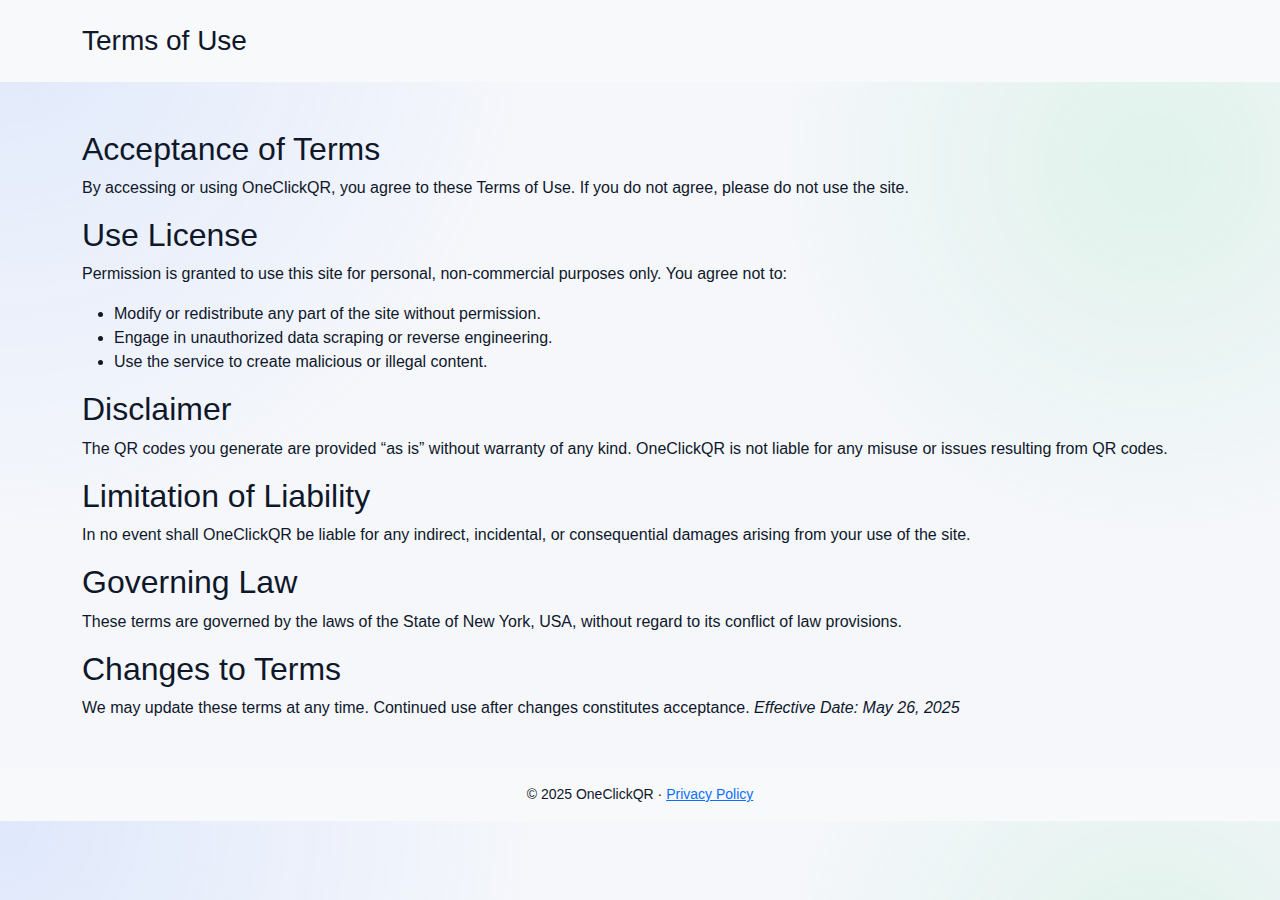
<file: terms.html>
<!DOCTYPE html>
<html lang="en">
<head>
  <meta charset="UTF-8" />
  <title>Terms of Use – OneClickQR</title>
  <meta name="viewport" content="width=device-width, initial-scale=1" />
  <link rel="stylesheet" href="css/bootstrap.min.css" />
  <link rel="stylesheet" href="css/style.css" />
</head>
<body>
  <header class="py-4 bg-light">
    <div class="container">
      <h1 class="h3 mb-0">Terms of Use</h1>
    </div>
  </header>
  <main class="container my-5">
    <h2>Acceptance of Terms</h2>
    <p>By accessing or using OneClickQR, you agree to these Terms of Use. If you do not agree, please do not use the site.</p>

    <h2>Use License</h2>
    <p>Permission is granted to use this site for personal, non-commercial purposes only. You agree not to:</p>
    <ul>
      <li>Modify or redistribute any part of the site without permission.</li>
      <li>Engage in unauthorized data scraping or reverse engineering.</li>
      <li>Use the service to create malicious or illegal content.</li>
    </ul>

    <h2>Disclaimer</h2>
    <p>The QR codes you generate are provided “as is” without warranty of any kind. OneClickQR is not liable for any misuse or issues resulting from QR codes.</p>

    <h2>Limitation of Liability</h2>
    <p>In no event shall OneClickQR be liable for any indirect, incidental, or consequential damages arising from your use of the site.</p>

    <h2>Governing Law</h2>
    <p>These terms are governed by the laws of the State of New York, USA, without regard to its conflict of law provisions.</p>

    <h2>Changes to Terms</h2>
    <p>We may update these terms at any time. Continued use after changes constitutes acceptance. <em>Effective Date: May 26, 2025</em></p>
  </main>
  <footer class="py-3 bg-light text-center small">
    <div class="container">
      © 2025 OneClickQR · <a href="privacy.html">Privacy Policy</a>
    </div>
  </footer>
</body>
</html>
</file>
<file: css/style.css>
:root {
  --primary: #5b8cff;
  --primary-dark: #1f3c88;
  --accent: #22c55e;
  --ink: #0f172a;
  --muted: #5b6475;
  --page-bg: #f5f7fb;
  --surface: rgba(255, 255, 255, 0.82);
  --surface-solid: #ffffff;
  --surface-border: rgba(15, 23, 42, 0.08);
  --shadow: 0 24px 80px rgba(15, 23, 42, 0.12);
}

html {
  scroll-behavior: smooth;
}

body {
  background:
    radial-gradient(circle at top left, rgba(91, 140, 255, 0.14), transparent 35%),
    radial-gradient(circle at 90% 20%, rgba(34, 197, 94, 0.1), transparent 28%),
    var(--page-bg);
  color: var(--ink);
  font-family: "Inter", "Segoe UI", sans-serif;
}

h1,
h2,
h3,
.eyebrow,
.section-kicker {
  font-family: "Space Grotesk", "Inter", sans-serif;
}

.text-primary {
  color: var(--primary) !important;
}

.text-white-75 {
  color: rgba(255, 255, 255, 0.78) !important;
}

.skip-link {
  position: absolute;
  left: 1rem;
  top: -3rem;
  z-index: 999;
  background: #fff;
  color: var(--ink);
  border-radius: 999px;
  padding: 0.7rem 1rem;
  box-shadow: var(--shadow);
  transition: top 0.2s ease;
}

.skip-link:focus {
  top: 1rem;
}

.hero {
  position: relative;
  overflow: hidden;
  padding-top: 1rem;
  padding-bottom: 4rem;
  color: #fff;
  background:
    linear-gradient(135deg, #091120 0%, #12264d 45%, #0f172a 100%);
}

.hero-glow {
  position: absolute;
  inset: 0;
  background:
    radial-gradient(circle at 20% 25%, rgba(91, 140, 255, 0.42) 0, rgba(91, 140, 255, 0) 28%),
    radial-gradient(circle at 80% 12%, rgba(34, 197, 94, 0.24) 0, rgba(34, 197, 94, 0) 24%),
    radial-gradient(circle at 65% 65%, rgba(255, 255, 255, 0.08) 0, rgba(255, 255, 255, 0) 24%);
  pointer-events: none;
}

.eyebrow,
.section-kicker {
  text-transform: uppercase;
  letter-spacing: 0.14em;
  font-size: 0.75rem;
  font-weight: 700;
}

.eyebrow {
  color: #9fc0ff;
}

.hero-copy {
  font-size: 1.08rem;
  max-width: 42rem;
}

.hero-btn-primary,
.hero-btn-secondary {
  border-radius: 999px;
  padding-inline: 1.2rem;
}

.hero-btn-primary {
  box-shadow: 0 18px 45px rgba(255, 255, 255, 0.12);
}

.hero-stats {
  display: grid;
  grid-template-columns: repeat(3, minmax(0, 1fr));
  gap: 0.75rem;
  max-width: 40rem;
}

.stat-pill {
  background: rgba(255, 255, 255, 0.08);
  border: 1px solid rgba(255, 255, 255, 0.12);
  border-radius: 1.1rem;
  padding: 0.9rem 1rem;
  backdrop-filter: blur(14px);
}

.stat-pill strong,
.stat-pill span {
  display: block;
}

.stat-pill strong {
  font-size: 1rem;
  margin-bottom: 0.15rem;
}

.stat-pill span {
  color: rgba(255, 255, 255, 0.7);
  font-size: 0.86rem;
}

.hero-art {
  border-radius: 1.75rem;
  padding: 1.75rem;
  text-align: center;
  background: rgba(255, 255, 255, 0.9);
  box-shadow: var(--shadow);
}

.hero-art img {
  max-width: 100%;
  height: auto;
}

.hero-art-meta {
  display: flex;
  justify-content: center;
  flex-wrap: wrap;
  gap: 1rem;
  margin-top: 1.25rem;
  color: var(--muted);
  font-weight: 600;
}

.hero-art-meta span {
  display: inline-flex;
  align-items: center;
  gap: 0.4rem;
}

.page-shell {
  padding-bottom: 2rem;
}

.overlap-section {
  margin-top: -2.5rem;
}

.section-pad {
  padding-top: 4rem;
}

.card-surface {
  background: var(--surface);
  border: 1px solid var(--surface-border);
  border-radius: 1.5rem;
  box-shadow: var(--shadow);
  backdrop-filter: blur(18px);
}

.generator-card,
.preview-card {
  overflow: hidden;
}

.section-heading h2,
.section-heading .h3,
.section-heading .h4 {
  letter-spacing: -0.03em;
}

.form-label,
.form-select,
.form-control {
  color: var(--ink);
}

.form-control,
.form-select {
  border-radius: 1rem;
  border-color: rgba(15, 23, 42, 0.12);
  box-shadow: none;
}

.form-control:focus,
.form-select:focus {
  border-color: rgba(91, 140, 255, 0.55);
  box-shadow: 0 0 0 0.2rem rgba(91, 140, 255, 0.12);
}

.btn-generate {
  background: linear-gradient(135deg, #12b76a, #22c55e);
  border: none;
  color: #fff;
  border-radius: 999px;
  padding-inline: 1.35rem;
}

.btn-generate:hover {
  background: linear-gradient(135deg, #0f9a58, #16a34a);
  color: #fff;
}

.qr-preview {
  min-height: 320px;
  padding: 1.5rem;
  display: flex;
  align-items: center;
  justify-content: center;
  border-radius: 1.25rem;
  border: 1px dashed rgba(15, 23, 42, 0.16);
  background:
    linear-gradient(135deg, rgba(255, 255, 255, 0.8), rgba(241, 245, 249, 0.82));
}

.qr-preview canvas,
.qr-preview img,
.qr-preview svg {
  max-width: 100%;
  height: auto;
  border-radius: 0;
  image-rendering: pixelated;
  image-rendering: crisp-edges;
  display: block;
}

.status-chip {
  display: inline-flex;
  align-items: center;
  justify-content: center;
  gap: 0.4rem;
  padding: 0.55rem 0.9rem;
  border-radius: 999px;
  background: rgba(91, 140, 255, 0.1);
  color: var(--primary-dark);
  font-size: 0.92rem;
  font-weight: 600;
}

.feature-grid,
.faq-section {
  position: relative;
}

.feature-card,
.step-card {
  padding: 1.5rem;
  height: 100%;
}

.feature-icon {
  display: inline-flex;
  align-items: center;
  justify-content: center;
  width: 3rem;
  height: 3rem;
  border-radius: 1rem;
  background: rgba(91, 140, 255, 0.12);
  color: var(--primary-dark);
  font-size: 1.25rem;
  margin-bottom: 1rem;
}

.feature-card h3,
.step-card h3 {
  font-size: 1.1rem;
  margin-bottom: 0.6rem;
}

.feature-card p,
.step-card p {
  margin-bottom: 0;
  color: var(--muted);
}

.generator-tools {
  padding-top: 1rem;
  border-top: 1px solid rgba(15, 23, 42, 0.08);
}

.campaign-templates {
  padding: 1rem;
  border-radius: 1.25rem;
  background: rgba(15, 23, 42, 0.03);
  border: 1px solid rgba(15, 23, 42, 0.08);
}

.template-btn {
  border-radius: 999px;
}

.template-btn.is-active {
  background: var(--primary-dark);
  color: #fff;
  border-color: var(--primary-dark);
}

.preset-strip {
  display: flex;
  flex-wrap: wrap;
  gap: 0.75rem;
}

.preset-card {
  min-width: 220px;
  flex: 1 1 220px;
  padding: 1rem;
  border-radius: 1.15rem;
  background: rgba(15, 23, 42, 0.03);
  border: 1px solid rgba(15, 23, 42, 0.08);
}

.preset-card strong,
.preset-card span {
  display: block;
}

.preset-card strong {
  color: var(--ink);
  margin-bottom: 0.2rem;
}

.preset-card span {
  color: var(--muted);
  font-size: 0.9rem;
}

.preset-actions {
  display: flex;
  gap: 0.5rem;
  margin-top: 0.75rem;
  flex-wrap: wrap;
}

.preset-actions .btn {
  border-radius: 999px;
}

.logo-name {
  min-height: 1.2rem;
}

.form-control-color {
  height: calc(2.5rem + 2px);
  padding: 0.2rem;
}

.content-card,
.tip-card,
.content-banner {
  padding: 1.5rem;
  height: 100%;
}

.content-card h3,
.tip-card h3 {
  font-size: 1.1rem;
  margin-bottom: 0.75rem;
}

.content-card p,
.tip-card p,
.content-banner p,
.content-banner-note {
  color: var(--muted);
}

.tracking-panel {
  padding: 1rem;
  border-radius: 1.25rem;
  background: rgba(91, 140, 255, 0.06);
  border: 1px solid rgba(91, 140, 255, 0.12);
}

.field-group:has(#trackEnable:checked) #trackingPanel {
  display: block !important;
}

.field-group:has(#trackEnable:not(:checked)) #trackingPanel {
  display: none !important;
}

.tracking-note {
  font-size: 0.95rem;
  color: var(--muted);
}

.final-url-preview {
  padding: 1rem;
  border-radius: 1.25rem;
  background: rgba(15, 23, 42, 0.03);
  border: 1px solid rgba(15, 23, 42, 0.08);
}

.final-url-box {
  min-height: 5.5rem;
  font-family: "SFMono-Regular", Consolas, "Liberation Mono", Menlo, monospace;
  font-size: 0.92rem;
  background: #fff;
}

.form-check-label {
  cursor: pointer;
}

.content-card p + p {
  margin-top: 1rem;
}

.content-banner {
  padding: 1.75rem;
}

.content-banner-note {
  padding: 1.25rem;
  border-radius: 1.25rem;
  background: rgba(91, 140, 255, 0.08);
  border: 1px solid rgba(91, 140, 255, 0.12);
}

.content-banner-note strong,
.content-banner-note span {
  display: block;
}

.content-banner-note strong {
  color: var(--primary-dark);
  margin-bottom: 0.5rem;
}

.step-number {
  display: inline-flex;
  align-items: center;
  justify-content: center;
  min-width: 3rem;
  padding: 0.45rem 0.8rem;
  border-radius: 999px;
  background: rgba(34, 197, 94, 0.12);
  color: #0f7a3d;
  font-weight: 800;
  letter-spacing: 0.08em;
  margin-bottom: 1rem;
}

.use-case-list {
  display: flex;
  flex-wrap: wrap;
  gap: 0.85rem;
  padding: 1.25rem;
  border-radius: 1.5rem;
}

.use-case-list span {
  padding: 0.7rem 1rem;
  border-radius: 999px;
  background: rgba(15, 23, 42, 0.05);
  color: var(--ink);
  font-weight: 600;
}

.modern-accordion .accordion-item {
  background: var(--surface-solid);
  border: 1px solid var(--surface-border);
  border-radius: 1rem;
  overflow: hidden;
  box-shadow: 0 14px 30px rgba(15, 23, 42, 0.06);
}

.modern-accordion .accordion-item + .accordion-item {
  margin-top: 0.75rem;
}

.modern-accordion .accordion-button {
  font-weight: 700;
  color: var(--ink);
  background: transparent;
}

.modern-accordion .accordion-button:not(.collapsed) {
  color: var(--primary-dark);
  box-shadow: none;
  background: rgba(91, 140, 255, 0.08);
}

.modern-accordion .accordion-body {
  color: var(--muted);
}

.footer {
  color: var(--muted);
}

.footer a {
  color: var(--primary-dark);
  text-decoration: none;
}

.footer a:hover {
  text-decoration: underline;
}

.footer-inner {
  display: flex;
  flex-wrap: wrap;
  justify-content: center;
  gap: 1rem;
}

@media (min-width: 992px) {
  .py-lg-6 {
    padding-top: 5rem !important;
    padding-bottom: 5rem !important;
  }

  .sticky-lg-top {
    top: 1.5rem;
  }
}

@media (max-width: 991.98px) {
  .hero-stats {
    grid-template-columns: 1fr;
  }

  .overlap-section {
    margin-top: 0;
  }
}
</file>
